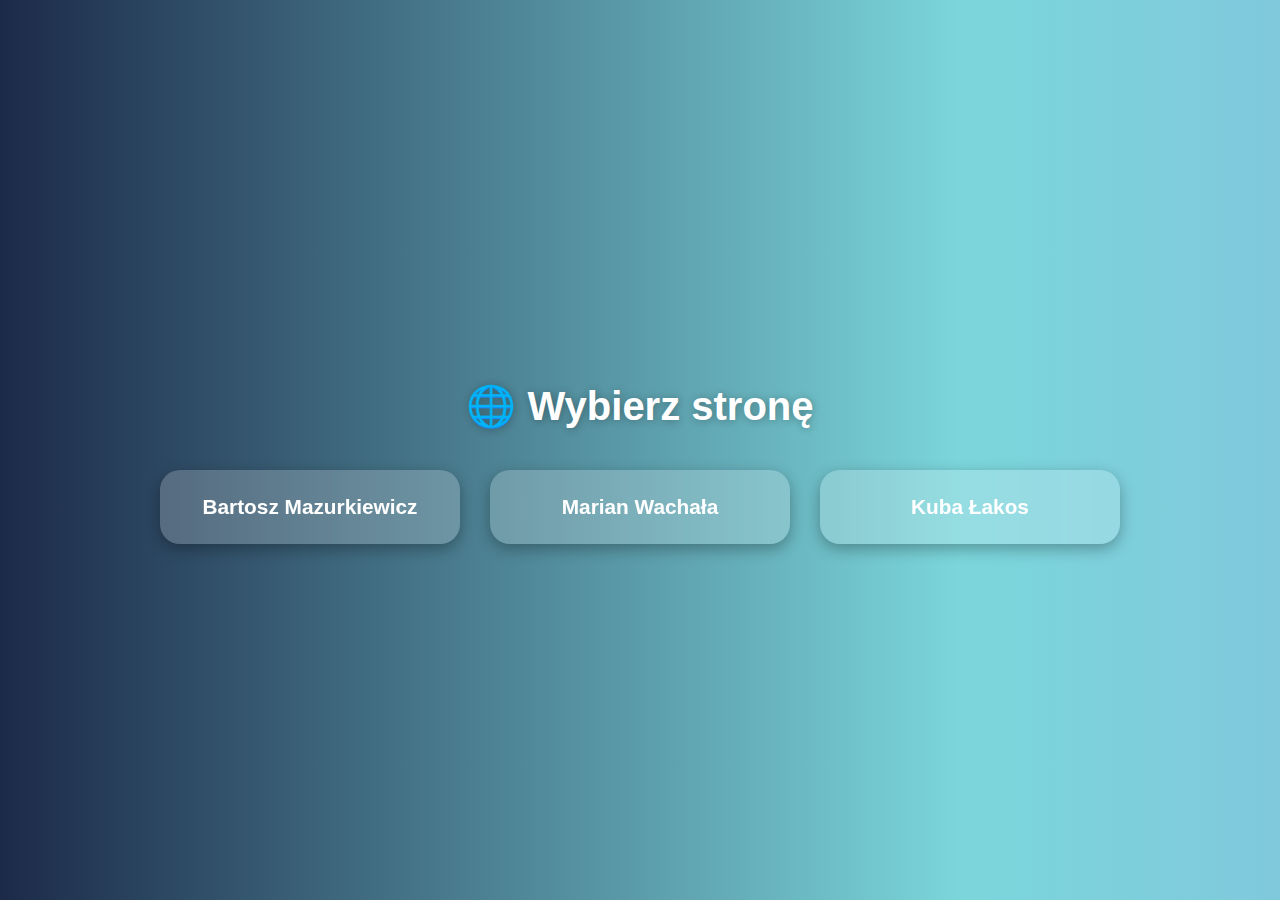
<file: index.html>
<!DOCTYPE html>
<html lang="pl">

<head>
    <meta charset="UTF-8">
    <title>Lista stron</title>
    <style>
        body {
            font-family: 'Segoe UI', Roboto, sans-serif;
            background: linear-gradient(270deg, #84d4f4, #97dff1, #89aee0, #7bd6db, #1c2a48);
            background-size: 300% 300%;
            animation: gradientBG 50s ease infinite;
            color: #333;
            display: flex;
            flex-direction: column;
            align-items: center;
            justify-content: center;
            height: 100vh;
            margin: 0;
        }

        @keyframes gradientBG {
            0% { background-position: 0% 50%; }
            50% { background-position: 100% 50%; }
            100% { background-position: 0% 50%; }
        }

        h1 {
            font-size: 2.5em;
            color: #fff;
            text-shadow: 1px 1px 8px rgba(0,0,0,0.3);
            margin-bottom: 40px;
        }

        .cards {
            display: flex;
            gap: 30px;
            flex-wrap: wrap;
            justify-content: center;
        }

        .card {
            background: rgba(255,255,255,0.2);
            padding: 25px 40px;
            border-radius: 20px;
            text-align: center;
            color: #fff;
            font-size: 1.3em;
            font-weight: bold;
            text-decoration: none;
            box-shadow: 0 5px 15px rgba(0,0,0,0.3);
            transition: transform 0.4s ease, box-shadow 0.4s ease;
            backdrop-filter: blur(10px);
            min-width: 220px;
        }

        .card:hover {
            transform: translateY(-10px) scale(1.05) rotate(-1deg);
            box-shadow: 0 10px 25px rgba(0,0,0,0.4);
            background: rgba(255,255,255,0.35);
            color: #000;
        }
    </style>
</head>

<body>
<h1>🌐 Wybierz stronę</h1>
<div class="cards">
    <a href="BartoszMazurkiewicz.html" class="card">Bartosz Mazurkiewicz</a>
    <a href="MarianWachala.html" class="card">Marian Wachała</a>
    <a href="KubaLakos.html" class="card">Kuba Łakos</a>
</div>
</body>

</html>
</file>
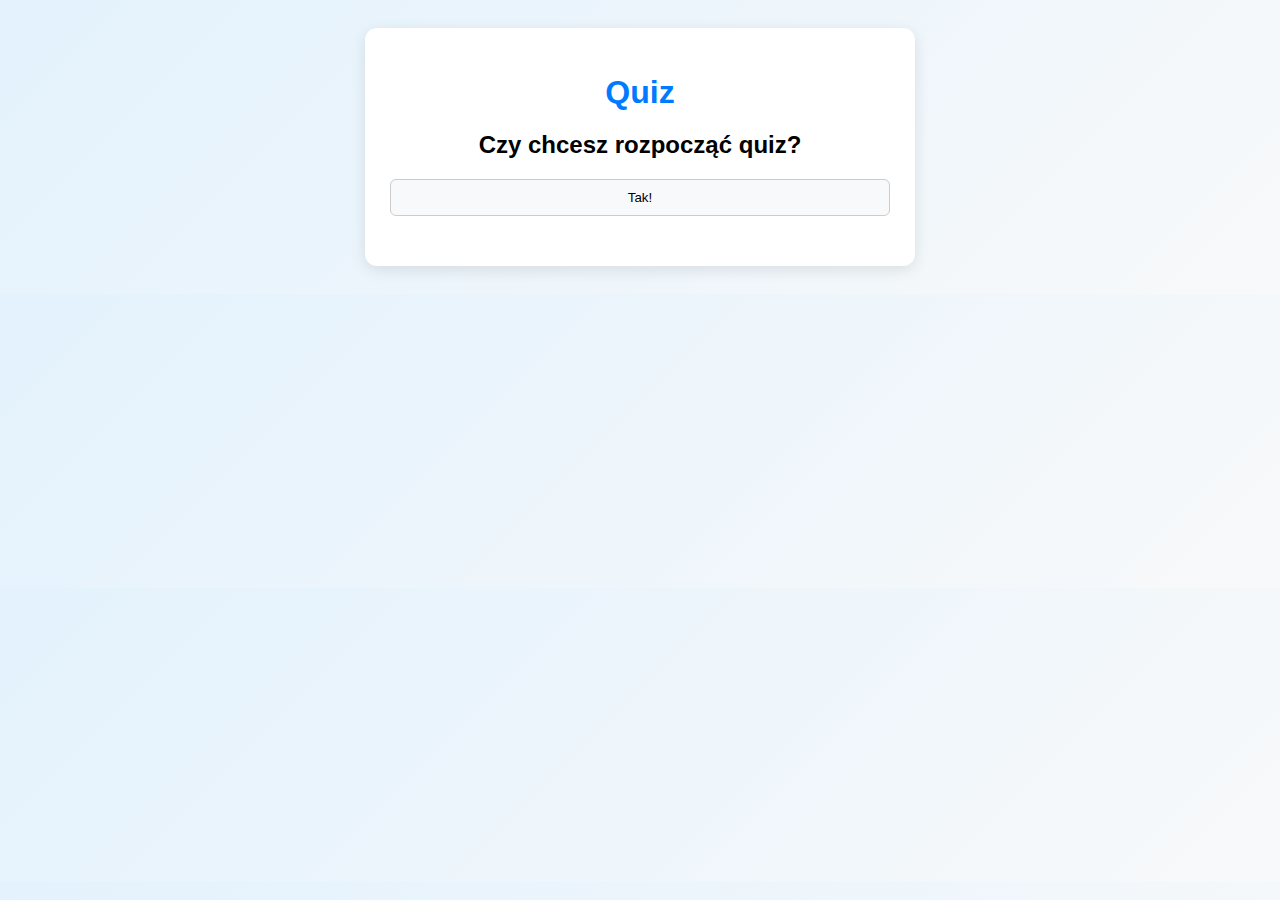
<file: Fourth_Excercise/index.html>
<!DOCTYPE html>
<html lang="pl">
<head>
    <meta charset="UTF-8">
    <title>Prosty Quiz</title>
    <style>
        body {
            font-family: Arial, sans-serif;
            background: linear-gradient(135deg, #e3f2fd, #f8f9fa);
            padding: 20px;
            display: flex;
            justify-content: center;
        }

        .quiz-container {
            background: #fff;
            padding: 25px;
            border-radius: 12px;
            box-shadow: 0 4px 15px rgba(0,0,0,0.1);
            width: 100%;
            max-width: 500px;
            text-align: center;
        }

        h1 {
            margin-bottom: 20px;
            color: #007bff;
        }

        .question {
            font-size: 18px;
            font-weight: bold;
            margin-bottom: 15px;
        }

        .progress {
            font-size: 14px;
            color: #555;
            margin-bottom: 10px;
        }

        button {
            display: block;
            width: 100%;
            margin: 6px 0;
            padding: 10px;
            border: 1px solid #ccc;
            border-radius: 6px;
            background: #f8f9fa;
            cursor: pointer;
            transition: background 0.3s, transform 0.1s;
        }

        button:hover {
            background: #e9ecef;
            transform: scale(1.02);
        }

        #result {
            margin-top: 25px;
            font-size: 20px;
            font-weight: bold;
            color: #28a745;
        }

        @media (max-width: 600px) {
            .quiz-container {
                padding: 15px;
            }
            button {
                font-size: 14px;
            }
        }
    </style>
</head>
<body>

<div class="quiz-container">
    <h1>Quiz</h1>
    <div id="quiz"></div>
    <div id="result"></div>
</div>

<script>
    const file = 'quiz.json';

    async function startQuiz() {
        const response = await fetch(file);
        const questions = await response.json();

        const quizDiv = document.getElementById('quiz');
        const resultDiv = document.getElementById('result');

        let score = 0;
        let current = 0;

        while (current < questions.length) {
            const q = questions[current];

            quizDiv.innerHTML = `
          <div class="progress">Pytanie ${current + 1} z ${questions.length}</div>
          <div class="question">${q.question}</div>
          ${q.answers.map((ans, i) => `<button data-index="${i}">${ans}</button>`).join('')}
        `;

            const userAnswer = await new Promise(resolve => {
                const buttons = document.querySelectorAll('button');
                buttons.forEach(btn => {
                    btn.addEventListener('click', () => {
                        resolve(parseInt(btn.dataset.index));
                    });
                });
            });

            if (userAnswer === q.correct) score++;
            current++;
        }

        quizDiv.innerHTML = '';
        resultDiv.textContent = `Twój wynik: ${score} / ${questions.length}`;
    }

    const quizDiv = document.getElementById('quiz');
    quizDiv.innerHTML = `
    <h2>Czy chcesz rozpocząć quiz?</h2>
    <button id="startBtn">Tak!</button>
`;

    document.getElementById('startBtn').addEventListener('click', () => {
        startQuiz();
    });
</script>

</body>
</html>
</file>
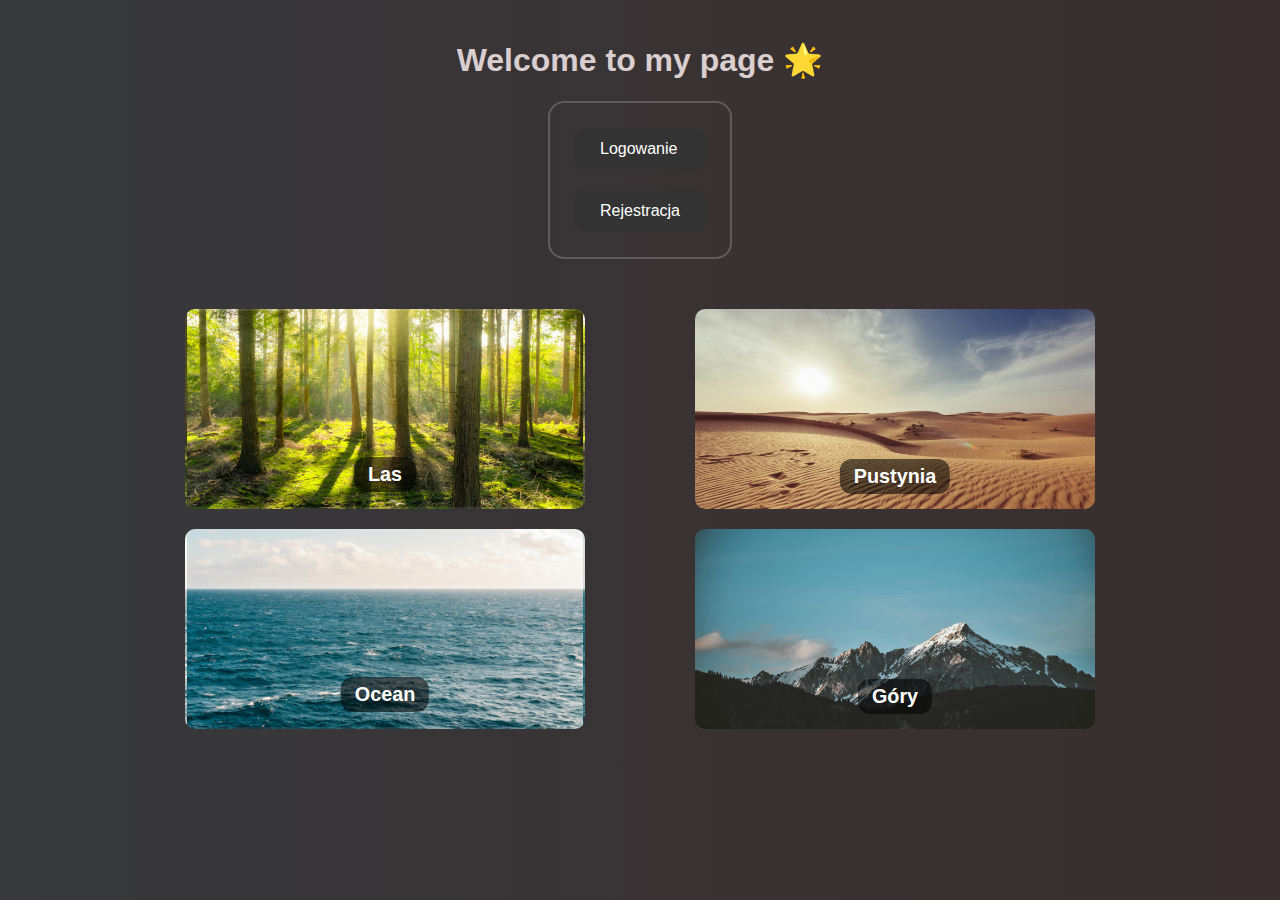
<file: Second_Excercise/index.html>
<!DOCTYPE html>
<html lang="pl">
<head>
    <meta charset="UTF-8">
    <meta name="viewport" content="width=device-width, initial-scale=1.0">
    <title>Strona z przyciskami</title>
    <link rel="stylesheet" href="css/base.css">
    <link rel="stylesheet" href="css/components.css">
    <link rel="stylesheet" href="css/animations.css">
</head>
<body>
<h1>Welcome to my page</h1>
<div class="button-container">
    <a href="#loginModal" class="open-login">Logowanie</a>
    <a href="#registerModal" class="open-login">Rejestracja</a>
</div>

<section class="grid-section">
    <div class="grid-item forest" onclick="location.href='#forestModal'">
        <span class="grid-label">Las</span>
    </div>
    <div class="grid-item desert" onclick="location.href='#desertModal'">
        <span class="grid-label">Pustynia</span>
    </div>
    <div class="grid-item ocean" onclick="location.href='#oceanModal'">
        <span class="grid-label">Ocean</span>
    </div>
    <div class="grid-item mountain" onclick="location.href='#mountainModal'">
        <span class="grid-label">Góry</span>
    </div>
</section>

<div id="forestModal" class="modal">
    <div class="modal-content">
        <a href="#" class="close">✕</a>
        <h2>Las</h2>
        <p>Klimatyczny las pełen zieleni i tajemnicy.</p>
    </div>
</div>
<div id="desertModal" class="modal">
    <div class="modal-content">
        <a href="#" class="close">✕</a>
        <h2>Pustynia</h2>
        <p>Rozległe wydmy i gorący, złoty piasek.</p>
    </div>
</div>
<div id="oceanModal" class="modal">
    <div class="modal-content">
        <a href="#" class="close">✕</a>
        <h2>Ocean</h2>
        <p>Nieskończona głębia i morska bryza.</p>
    </div>
</div>
<div id="mountainModal" class="modal">
    <div class="modal-content">
        <a href="#" class="close">✕</a>
        <h2>Góry</h2>
        <p>Potężne szczyty sięgające chmur.</p>
    </div>
</div>

<div id="loginModal" class="modal">
    <div class="modal-content">
        <a href="#" class="close">✕</a>
        <h2>Logowanie</h2>
        <form>
            <label for="username">Login:</label>
            <input type="text" id="username" name="username" placeholder="Wpisz login" required>

            <label for="password">Hasło:</label>
            <input type="password" id="password" name="password" placeholder="Wpisz hasło" required>

            <div class="checkbox-container">
                <input type="checkbox" id="remember" name="remember">
                <label for="remember">Zapamiętaj mnie</label>
            </div>

            <button type="submit">Zaloguj się</button>
        </form>
    </div>
</div>

<div id="registerModal" class="modal">
    <div class="modal-content">
        <a href="#" class="close">✕</a>
        <h2>Rejestracja</h2>
        <form>
            <label for="reg-username">Login:</label>
            <input type="text" id="reg-username" name="username" placeholder="Wybierz login" required>

            <label for="reg-email">Email:</label>
            <input type="email" id="reg-email" name="email" placeholder="Wpisz email" required>

            <label for="reg-password">Hasło:</label>
            <input type="password" id="reg-password" name="password" placeholder="Wpisz hasło" required>

            <label for="reg-password-confirm">Powtórz hasło:</label>
            <input type="password" id="reg-password-confirm" name="password-confirm" placeholder="Powtórz hasło" required>

            <div class="checkbox-container">
                <input type="checkbox" id="terms" name="terms" required>
                <label for="terms">Akceptuję regulamin</label>
            </div>

            <button type="submit">Zarejestruj się</button>
        </form>
    </div>
</div>
</body>
</html>
</file>
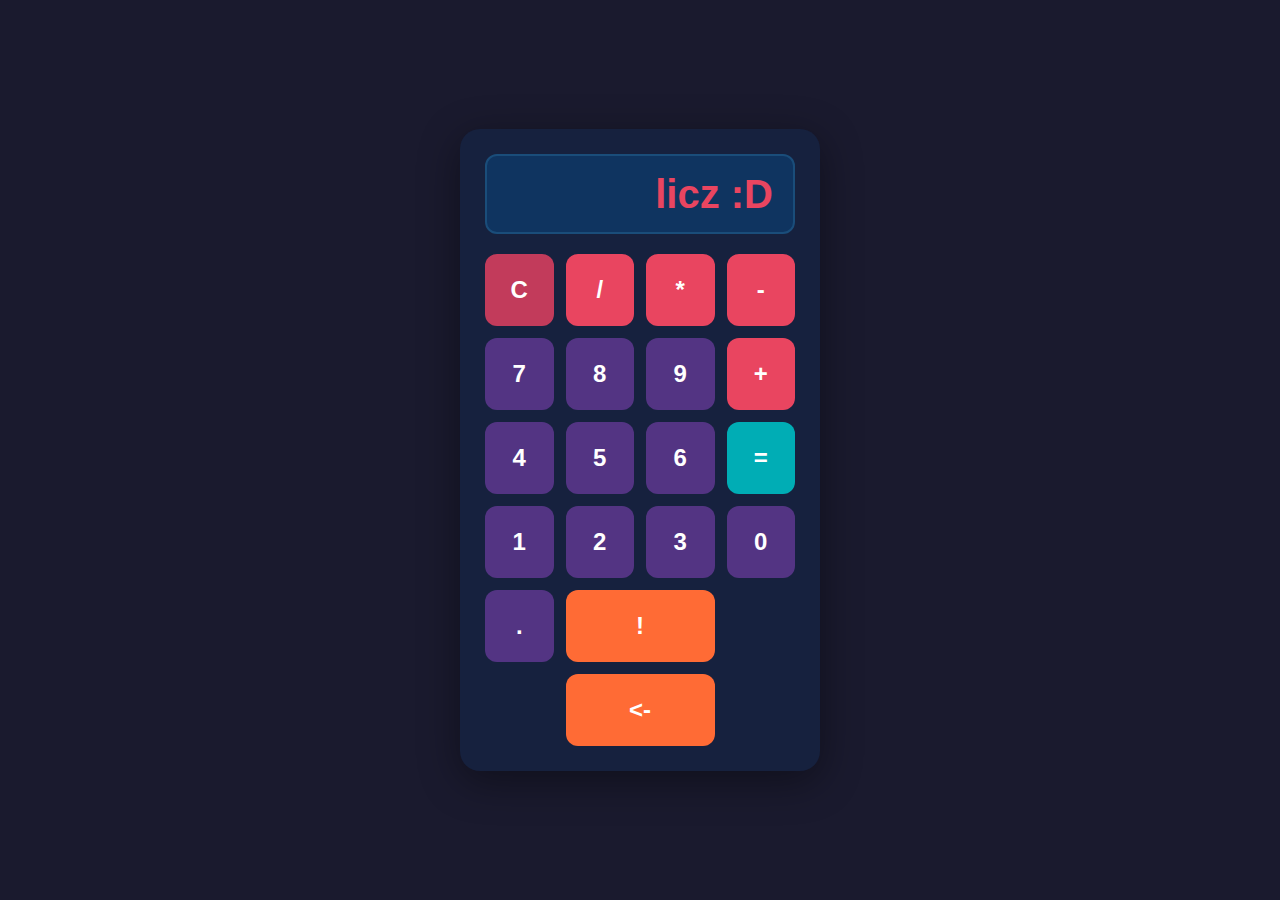
<file: Third_Excercise/index.html>
<!DOCTYPE html>
<html lang="pl">
<head>
    <meta charset="UTF-8">
    <meta name="viewport" content="width=device-width, initial-scale=1.0">
    <title>Kalkulator</title>
    <style>
        * {
            margin: 0;
            padding: 0;
            box-sizing: border-box;
        }

        body {
            font-family: -apple-system, BlinkMacSystemFont, 'Segoe UI', sans-serif;
            display: flex;
            justify-content: center;
            align-items: center;
            min-height: 100vh;
            background: #1a1a2e;
        }

        .calculator {
            background: #16213e;
            width: 360px;
            padding: 25px;
            border-radius: 20px;
            box-shadow: 0 10px 40px rgba(0, 0, 0, 0.4);
        }

        .display {
            width: 100%;
            height: 80px;
            border-radius: 12px;
            border: none;
            margin-bottom: 20px;
            font-size: 2.5rem;
            font-weight: 600;
            text-align: right;
            padding: 0 20px;
            background: #0f3460;
            color: #e94560;
            border: 2px solid #1a4d7a;
        }

        .buttons {
            display: grid;
            grid-template-columns: repeat(4, 1fr);
            gap: 12px;
        }

        .button {
            padding: 22px 0;
            font-size: 1.5rem;
            font-weight: 600;
            border: none;
            border-radius: 12px;
            cursor: pointer;
            transition: all 0.2s;
        }

        .button.number {
            background: #533483;
            color: #fff;
        }

        .button.number:hover {
            background: #6b4299;
            transform: translateY(-2px);
        }

        .button.operator {
            background: #e94560;
            color: #fff;
        }

        .button.operator:hover {
            background: #ff5577;
            transform: translateY(-2px);
        }

        .button.clear {
            background: #c23b5b;
            color: #fff;
        }

        .button.clear:hover {
            background: #d94560;
            transform: translateY(-2px);
        }

        .button.equal {
            background: #00adb5;
            color: #fff;
        }

        .button.equal:hover {
            background: #00c9d1;
            transform: translateY(-2px);
        }

        .button.factorial {
            grid-column: 2 / span 2;
            background: #ff6b35;
            color: #fff;
        }

        .button.factorial:hover {
            background: #ff7f50;
            transform: translateY(-2px);
        }

        .button:active {
            transform: translateY(0);
        }
    </style>
</head>
<body>



<div class="calculator">
    <input type="text" id="display" class="display" disabled>
    <div class="buttons">
        <button class="button clear" onclick="clearDisplay()">C</button>
        <button class="button operator" onclick="appendOperation('/')">/</button>
        <button class="button operator" onclick="appendOperation('*')">*</button>
        <button class="button operator" onclick="appendOperation('-')">-</button>

        <button class="button number" onclick="appendNumber('7')">7</button>
        <button class="button number" onclick="appendNumber('8')">8</button>
        <button class="button number" onclick="appendNumber('9')">9</button>
        <button class="button operator" onclick="appendOperation('+')">+</button>

        <button class="button number" onclick="appendNumber('4')">4</button>
        <button class="button number" onclick="appendNumber('5')">5</button>
        <button class="button number" onclick="appendNumber('6')">6</button>
        <button class="button equal" onclick="calculate()">=</button>

        <button class="button number" onclick="appendNumber('1')">1</button>
        <button class="button number" onclick="appendNumber('2')">2</button>
        <button class="button number" onclick="appendNumber('3')">3</button>
        <button class="button number" onclick="appendNumber('0')">0</button>
        <button class="button number" onclick="appendDecimal()">.</button>

        <button class="button factorial" onclick="calculateFactorial()">!</button>
        <button class="button factorial" onclick="deleteOneElement()"><-</button>

    </div>
</div>

<script>
    const display = document.getElementById('display');
    const ERROR_MSG = "Błąd";
    const INFINITY_MSG = "Infinity";
    const MAX_LENGTH = 11;
    const OPERATIONS = ['+', '-', '*', '/'];
    const WELCOME_MESSAGE = 'licz :D';

    display.value = WELCOME_MESSAGE;

    function validateScreen() {
        if (display.value === ERROR_MSG || display.value === INFINITY_MSG || display.value === WELCOME_MESSAGE) clearDisplay();
    }

    function canAppend(valueToAdd, type) {
        validateScreen();

        const lastChar = display.value.slice(-1);

        switch(type) {
            case "number":
                return display.value.length < MAX_LENGTH;
            case "operator":
                return display.value !== '' && !OPERATIONS.includes(lastChar) && display.value.length < MAX_LENGTH -1;
            case "decimal":
                let lastNumber = display.value.split(/[\+\-\*\/]/).pop();
                return !lastNumber.includes('.') && display.value.length < MAX_LENGTH -1 && !OPERATIONS.includes(lastChar);
            default:
                return false;
        }
    }

    function deleteOneElement() {
        display.value = display.value.slice(0, -1);
    }

    function appendNumber(number) {
        if(canAppend(number, "number")) {
            display.value += number;
        }
    }

    function appendOperation(operator){
        if(canAppend(operator, "operator")) {
            display.value += operator;
        } else if(OPERATIONS.includes(display.value.slice(-1))) {
            deleteOneElement();
            display.value += operator;
        }
    }

    function clearDisplay() {
        display.value = '';
    }

    function calculate() {
        try {
            if(OPERATIONS.includes(display.value.slice(-1))){
                deleteOneElement();
            }

            let result = eval(display.value).toString();

            if(result.length > MAX_LENGTH){
                result = result.slice(0, MAX_LENGTH);
            }

            display.value = result;

        } catch (error) {
            display.value = ERROR_MSG;
        }
    }


    function calculateFactorial(){
        try {
            let n = parseInt(display.value);
            if(isNaN(n) || n < 0){
                display.value = ERROR_MSG;
                return;
            }

            let result = 1;
            for (let i = 2; i <= n; i++) {
                result *= i;
            }

            display.value = result;
        }
        catch (error){
            display.value = ERROR_MSG;
        }
    }


    function appendDecimal() {
        if(canAppend('.', "decimal")) {
            if (display.value === '') {
                display.value = '0.';
            } else {
                display.value += '.';
            }
        }
    }



</script>

</body>
</html>
</file>
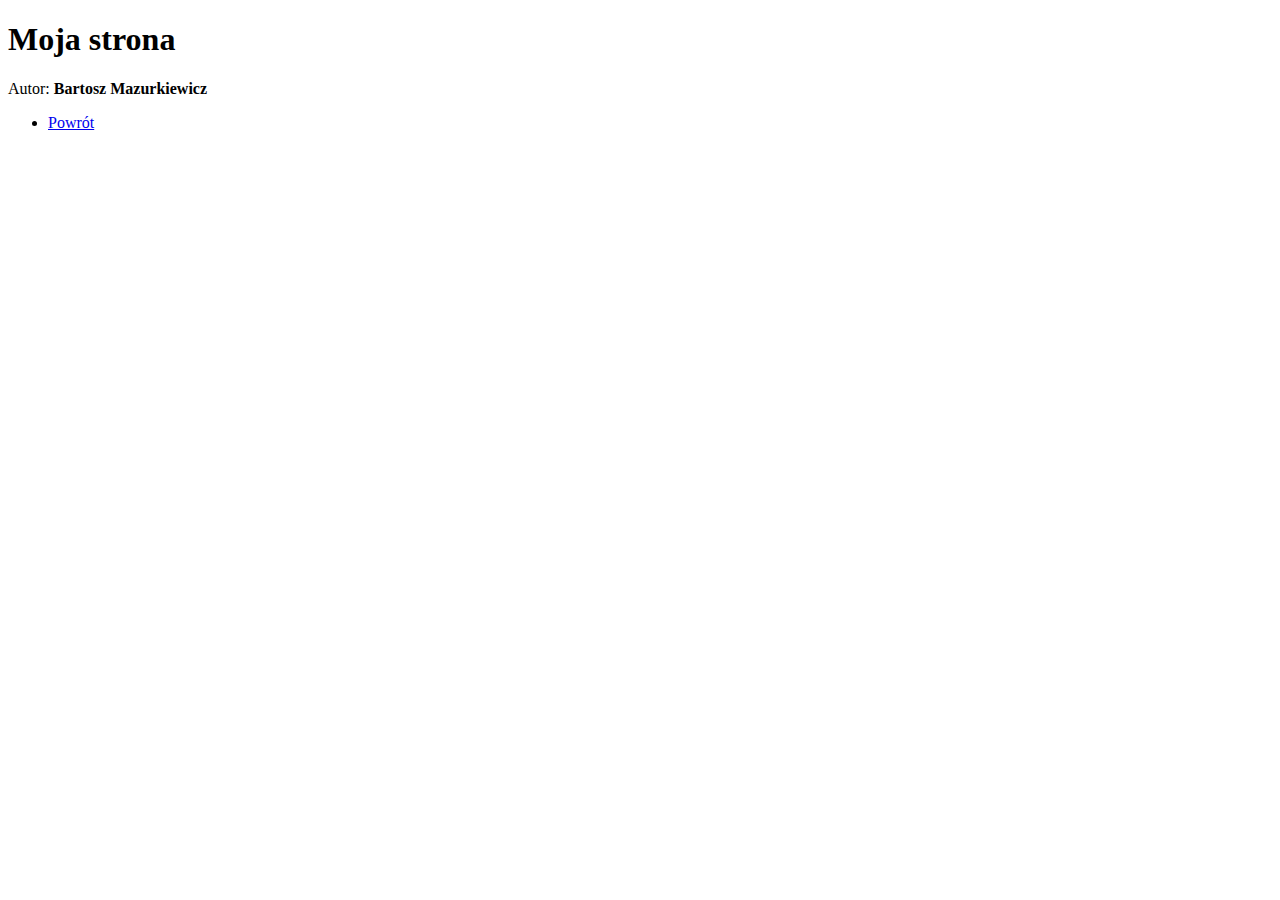
<file: BartoszMazurkiewicz.html>
<!DOCTYPE html>
<html lang="pl">
<head>
  <meta charset="UTF-8">
  <title>Lista stron</title>
</head>
<body>
<h1>Moja strona</h1>
<p>Autor: <strong>Bartosz Mazurkiewicz</strong></p>

<ul>
  <li><a href="index.html">Powrót</a></li>
</ul>
</body>
</html>
</file>
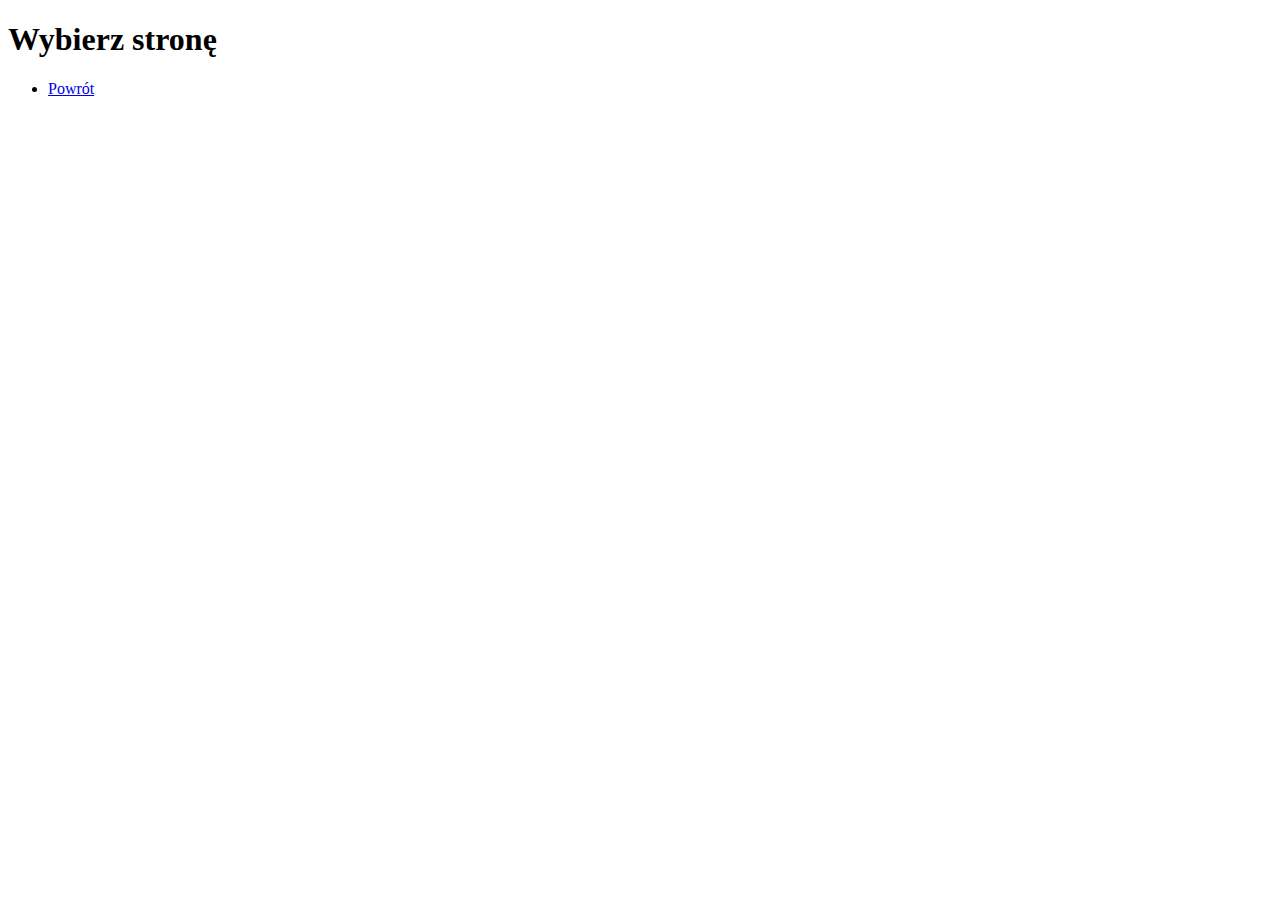
<file: KubaLakos.html>
<!DOCTYPE html>
<html lang="pl">
<head>
    <meta charset="UTF-8">
    <title>Lista stron</title>
</head>
<body>
<h1>Wybierz stronę</h1>
<ul>
    <li><a href="index.html">Powrót</a></li>
</ul>
</body>
</html>
</file>
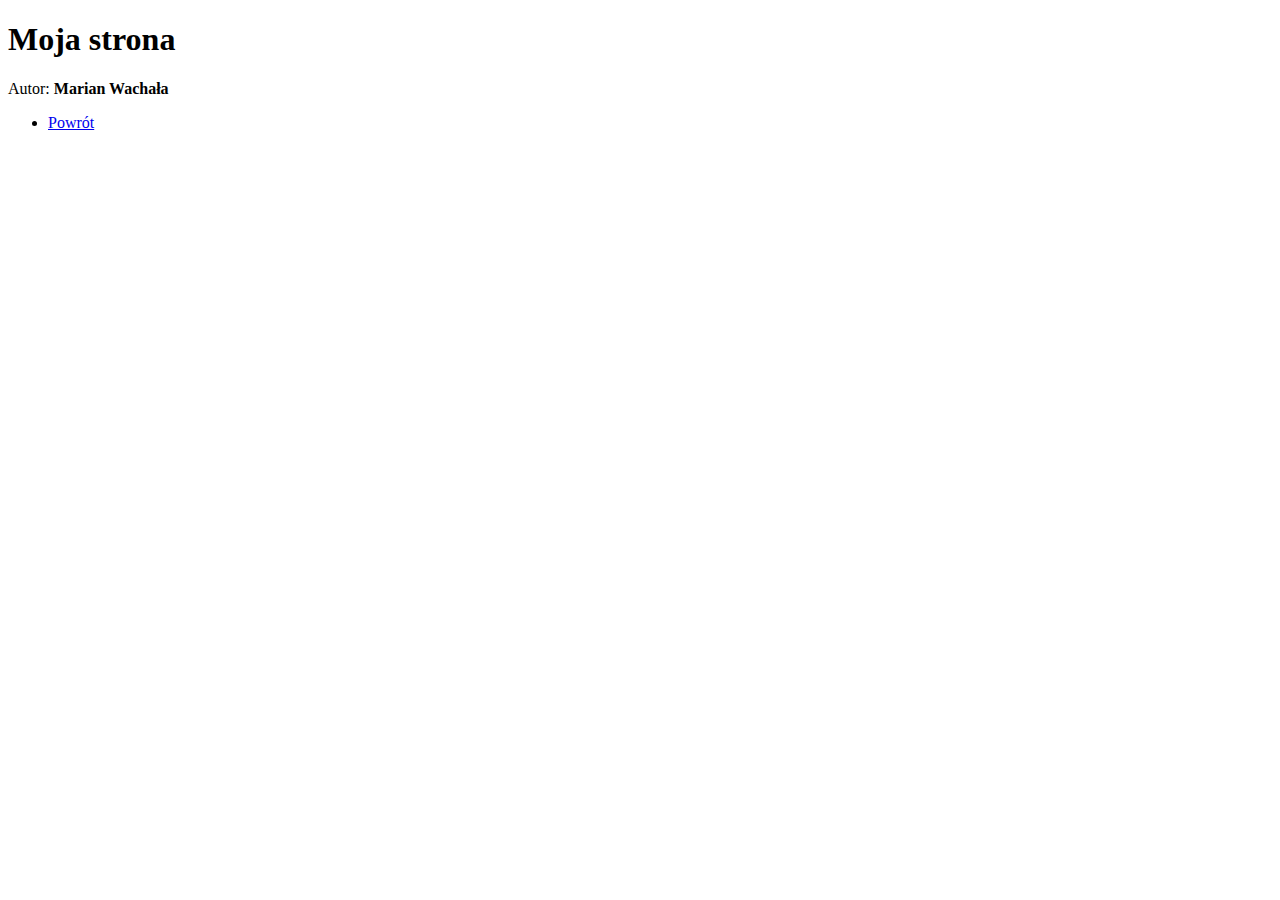
<file: MarianWachala.html>
<!DOCTYPE html>
<html lang="pl">
<head>
    <meta charset="UTF-8">
    <title>Lista stron</title>
</head>
<body>
<h1>Moja strona</h1>
<p>Autor: <strong>Marian Wachała</strong></p>

<ul>
    <li><a href="index.html">Powrót</a></li>
</ul>
</body>
</html>
</file>
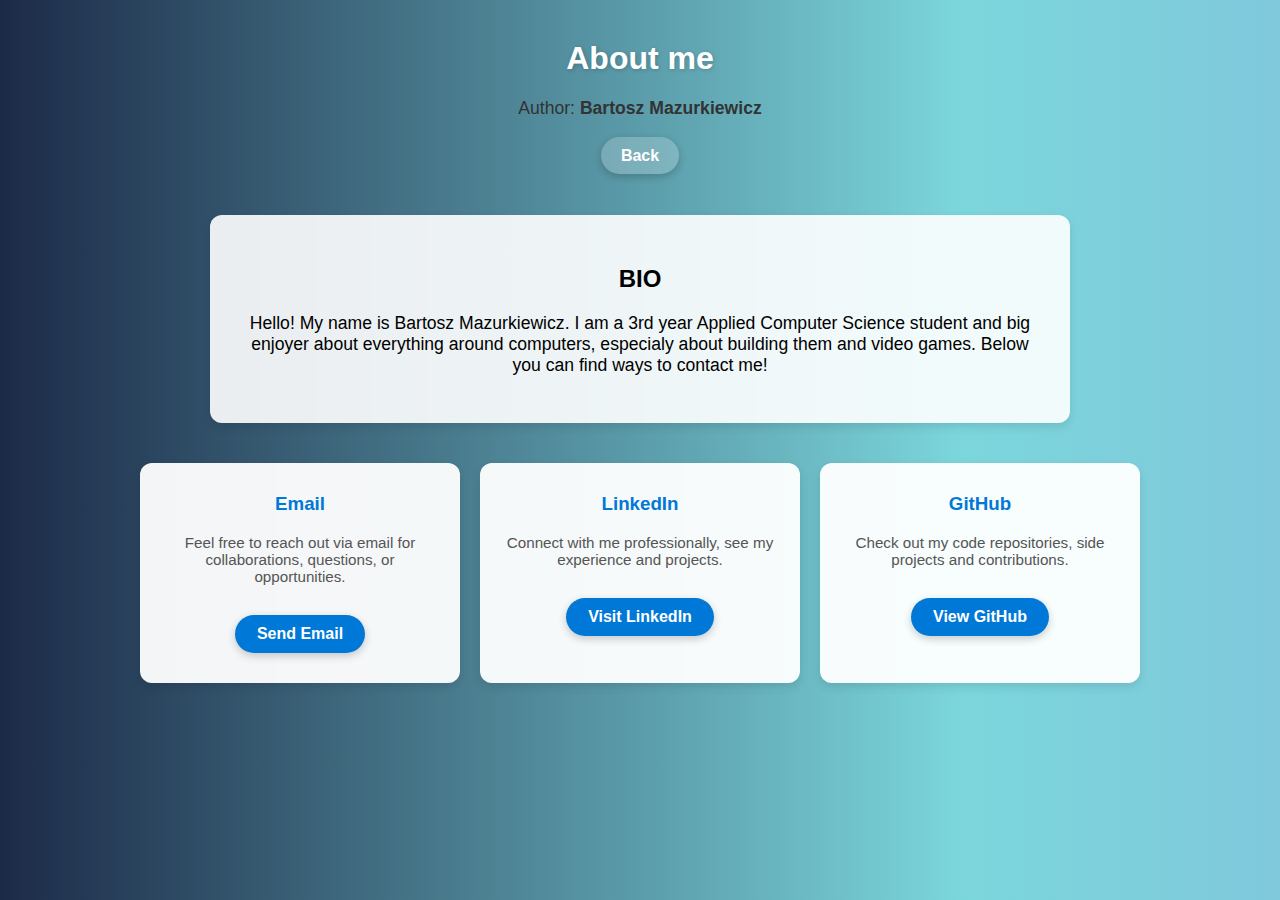
<file: First_Excercise/BartoszMazurkiewicz.html>
<!DOCTYPE html>
<html lang="en">
<head>
  <meta charset="UTF-8">
  <title>My Portfolio</title>
  <style>
    body {
      font-family: 'Segoe UI', Tahoma, Geneva, Verdana, sans-serif;
      background: linear-gradient(270deg, #84d4f4, #97dff1, #89aee0, #7bd6db, #1c2a48);
      background-size: 300% 300%;
      animation: gradientBG 50s ease infinite;
      margin: 0;
      padding: 0;
      color: #333;
    }

    @keyframes gradientBG {
      0% { background-position: 0% 50%; }
      50% { background-position: 100% 50%; }
      100% { background-position: 0% 50%; }
    }

    p {
      text-align: center;
      font-size: 1.1em;
    }

    ul {
      list-style: none;
      padding: 0;
      text-align: center;
    }

    ul li {
      display: inline-block;
      margin: 10px;
    }

    ul li a {
      text-decoration: none;
      color: #ffffff;
      background-color: rgba(255,255,255,0.2);
      padding: 10px 20px;
      border-radius: 20px;
      font-weight: bold;
      transition: all 0.3s ease;
      box-shadow: 0 3px 8px rgba(0,0,0,0.2);
    }

    ul li a:hover {
      background-color: rgba(255,255,255,0.4);
      color: #000;
      transform: scale(1.05);
      box-shadow: 0 5px 15px rgba(0,0,0,0.3);
    }

    h1 {
      text-align: center;
      margin-top: 40px;
      color: #fff;
      text-shadow: 1px 1px 4px rgba(0,0,0,0.2);
    }

    /* About Section */
    .about {
      max-width: 800px;
      margin: 40px auto;
      text-align: center;
      background-color: rgba(255, 255, 255, 0.9);
      padding: 30px;
      border-radius: 12px;
      box-shadow: 0 4px 10px rgba(0,0,0,0.1);
      color: #000;
    }

    /* Contact Section */
    .contact-section {
      display: grid;
      grid-template-columns: repeat(auto-fit, minmax(250px, 1fr));
      gap: 20px;
      max-width: 1000px;
      margin: 40px auto;
      padding: 0 20px;
    }

    .contact-card {
      background-color: rgba(255, 255, 255, 0.95);
      border-radius: 12px;
      box-shadow: 0 4px 10px rgba(0,0,0,0.1);
      overflow: hidden;
      transition: transform 0.2s ease, box-shadow 0.2s ease;
      text-align: center;
      padding: 30px 20px;
    }

    .contact-card:hover {
      transform: translateY(-5px);
      box-shadow: 0 6px 14px rgba(0,0,0,0.15);
    }

    .contact-card h3 {
      margin-top: 0;
      color: #0078D7;
    }

    .contact-card p {
      color: #555;
      font-size: 0.95em;
    }

    .contact-card a {
      display: inline-block;
      margin-top: 15px;
      text-decoration: none;
      color: #fff;
      background-color: #0078D7;
      padding: 10px 22px;
      border-radius: 25px;
      transition: all 0.3s ease;
      box-shadow: 0 3px 8px rgba(0,0,0,0.2);
      font-weight: bold;
    }

    .contact-card a:hover {
      background-color: #005ea6;
      transform: scale(1.05);
      box-shadow: 0 5px 15px rgba(0,0,0,0.3);
    }

  </style>
</head>
<body>
<h1>About me</h1>
<p>Author: <strong>Bartosz Mazurkiewicz</strong></p>

<ul>
  <li><a href="index.html">Back</a></li>
</ul>

<section class="about">
  <h2>BIO</h2>
  <p>Hello! My name is Bartosz Mazurkiewicz. I am a 3rd year Applied Computer Science student and big enjoyer about
    everything around computers, especialy about building them and video games.
    Below you can find ways to contact me!</p>
</section>

<section class="contact-section">

  <div class="contact-card">
    <h3>Email</h3>
    <p>Feel free to reach out via email for collaborations, questions, or opportunities.</p>
    <a href="mailto:bartosz.mazurkiewicz@vp.pl">Send Email</a>
  </div>

  <div class="contact-card">
    <h3>LinkedIn</h3>
    <p>Connect with me professionally, see my experience and projects.</p>
    <a href="https://www.linkedin.com/" target="_blank">Visit LinkedIn</a>
  </div>

  <div class="contact-card">
    <h3>GitHub</h3>
    <p>Check out my code repositories, side projects and contributions.</p>
    <a href="https://github.com/BartoszM66" target="_blank">View GitHub</a>
  </div>

</section>
</body>
</html>
</file>
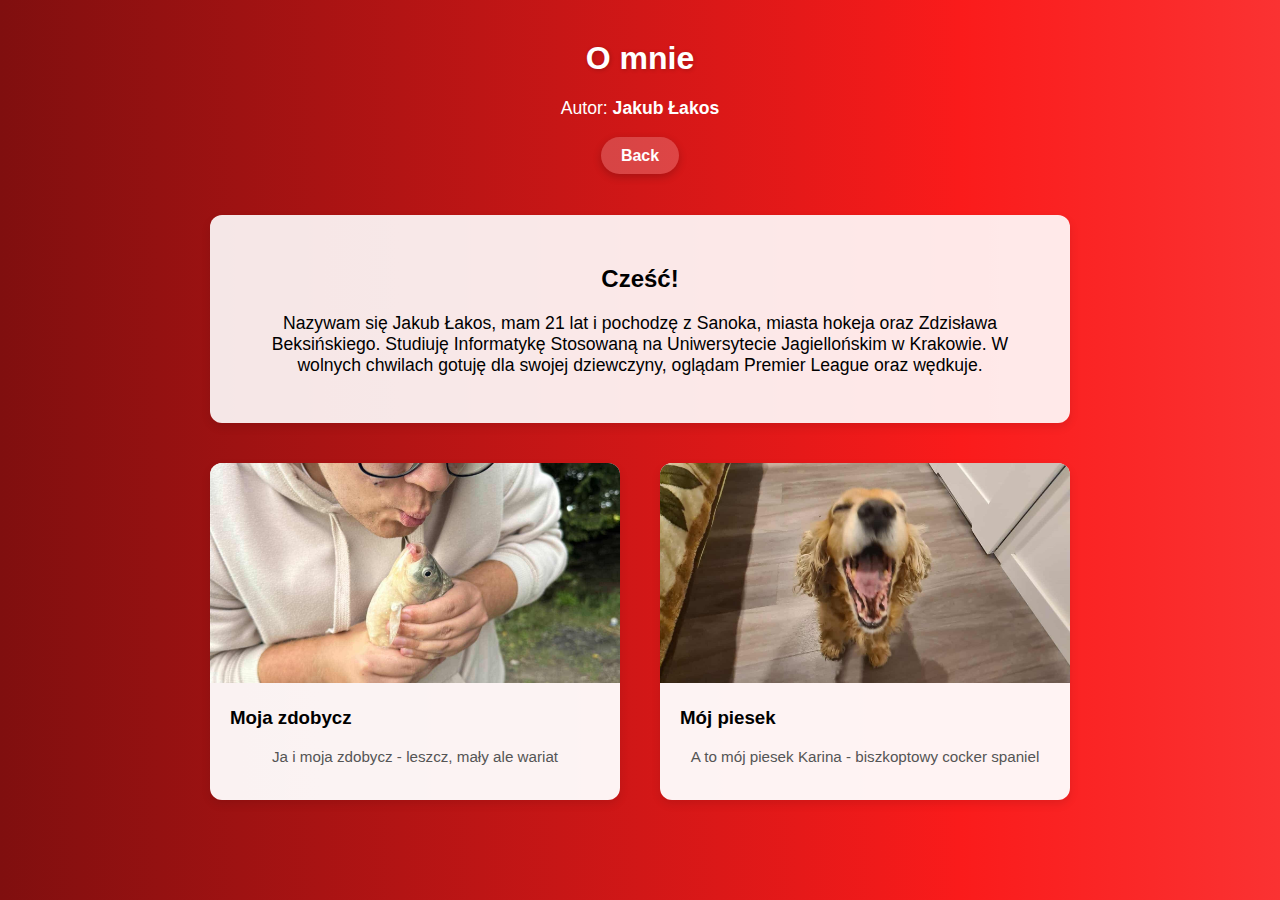
<file: First_Excercise/KubaLakos.html>
<!DOCTYPE html>
<html lang="pl">
<head>
    <meta charset="UTF-8">
    <title>Kuba - o mnie</title>
    <style>
        body {
            font-family: 'Segoe UI', Tahoma, Geneva, Verdana, sans-serif;
            background: linear-gradient(270deg, #ff9797, #fc7a7a, #fa6161, #fa1b1b, #800f0f);
            background-size: 300% 300%;
            animation: gradientBG 50s ease infinite;
            margin: 0;
            padding: 0;
            color: #333;
        }

        @keyframes gradientBG {
            0% { background-position: 0% 50%; }
            50% { background-position: 100% 50%; }
            100% { background-position: 0% 50%; }
        }

        p {
            text-align: center;
            font-size: 1.1em;
        }

        p.author {
            color: white;
        }

        p.photos { 
            text-align: left;
        }

        ul {
            list-style: none;
            padding: 0;
            text-align: center;
        }

        ul li {
            display: inline-block;
            margin: 10px;
        }

        ul li a {
            text-decoration: none;
            color: white;
            background-color: rgba(255,255,255,0.2);
            padding: 10px 20px;
            border-radius: 20px;
            font-weight: bold;
            transition: all 0.3s ease;
            box-shadow: 0 3px 8px rgba(0,0,0,0.2);
        }

        ul li a:hover {
            background-color: rgba(255,255,255,0.4);
            color: #000;
            transform: scale(1.05);
            box-shadow: 0 5px 15px rgba(0,0,0,0.3);
        }

        /* About Section */
        .about {
            max-width: 800px;
            margin: 40px auto;
            text-align: center;
            background-color: rgba(255, 255, 255, 0.9);
            padding: 30px;
            border-radius: 12px;
            box-shadow: 0 4px 10px rgba(0,0,0,0.1);
            color: #000;
        }

        /* photos Section */
        .photos {
            display: grid;
            grid-template-columns: repeat(auto-fit, minmax(250px, 1fr));
            gap: 40px;
            max-width: 860px;
            margin: 40px auto;
            padding: 0 10px;
        }

        .card {
            background-color: rgba(255, 255, 255, 0.95);
            border-radius: 12px;
            box-shadow: 0 4px 10px rgba(0,0,0,0.1);
            overflow: hidden;
            transition: transform 0.2s ease, box-shadow 0.2s ease;
        }

        .card img {
            width: 100%;
            height: 220px;
            object-fit: cover;
        }

        .card .content {
            padding: 20px;
        }

        h1 {
            text-align: center;
            margin-top: 40px;
            color: #fff;
            text-shadow: 1px 1px 4px rgba(0,0,0,0.2);
        }


        .card h3 {
            margin-top: 0;
            color: #000000;
        }

        .card p {
            font-size: 0.95em;
            color: #555;
        }
    </style>
</head>
<body>
<h1>O mnie</h1>
<p class="author">Autor: <b>Jakub Łakos</b></p>

<ul>
    <li><a href="index.html">Back</a></li>
</ul>

<section class="about">
    <h2>Cześć!</h2>
    <p>Nazywam się Jakub Łakos, mam 21 lat i pochodzę z Sanoka, miasta hokeja oraz Zdzisława Beksińskiego. Studiuję Informatykę Stosowaną na Uniwersytecie Jagiellońskim w Krakowie. W wolnych chwilach gotuję dla swojej dziewczyny, oglądam Premier League oraz wędkuje.</p>
</section>

<section class="photos">

        <div class="card">
            <img src="ryba.jpg" alt="Ja z rybą">
            <div class="content">
                <h3>Moja zdobycz</h3>
                <p class="photo">Ja i moja zdobycz - leszcz, mały ale wariat</p>
            </div>
        </div>

        <div class="card">
            <img src="karina.jpg" alt="Mój pies karina">
            <div class="content">
                <h3>Mój piesek</h3>
                <p class="photo">A to mój piesek Karina - biszkoptowy cocker spaniel</p>
            </div>
        </div>

</section>
</body>
</html>
</file>
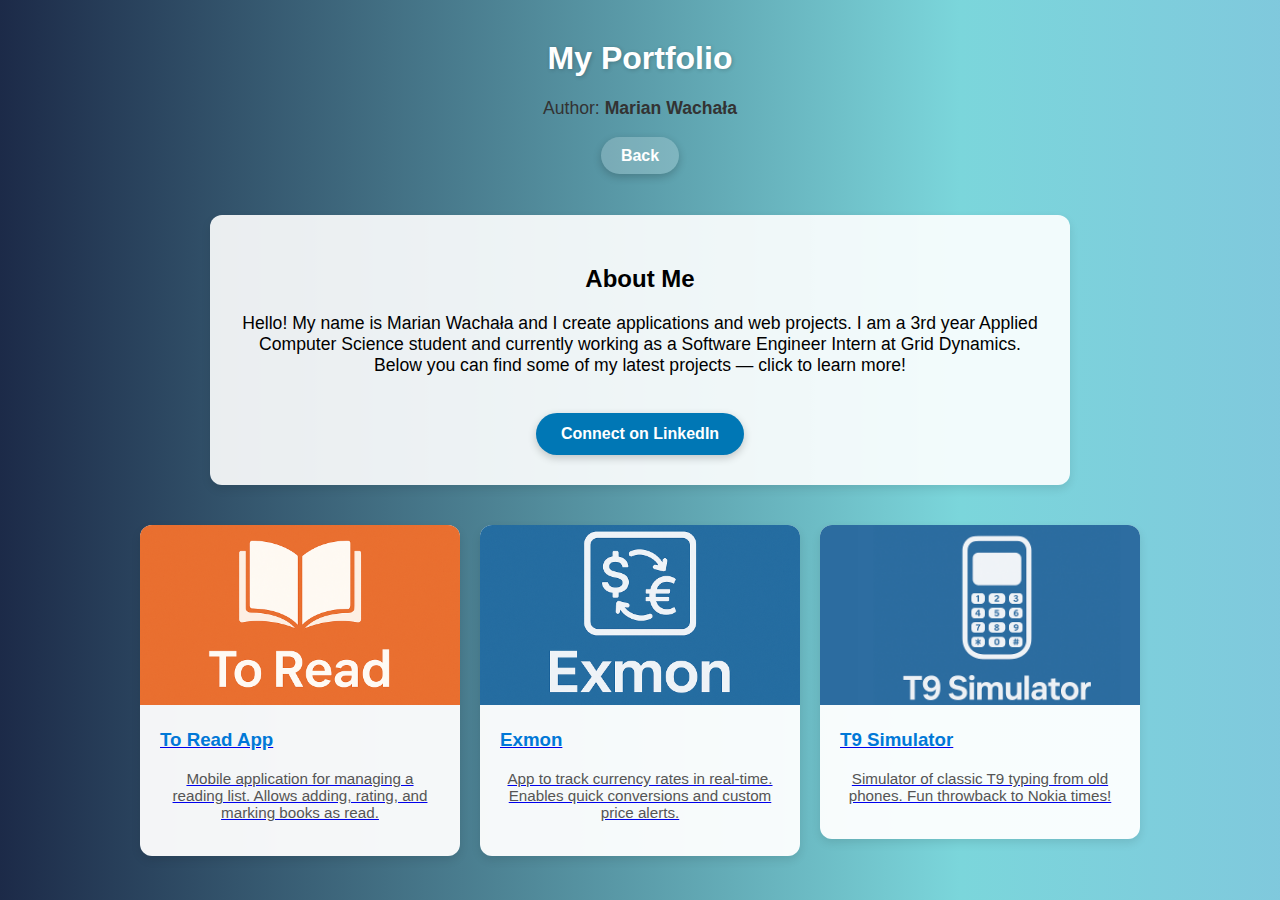
<file: First_Excercise/MarianWachala.html>
<!DOCTYPE html>
<html lang="en">
<head>
    <meta charset="UTF-8">
    <title>My Portfolio</title>
    <style>
        body {
            font-family: 'Segoe UI', Tahoma, Geneva, Verdana, sans-serif;
            background: linear-gradient(270deg, #84d4f4, #97dff1, #89aee0, #7bd6db, #1c2a48);
            background-size: 300% 300%;
            animation: gradientBG 50s ease infinite;
            margin: 0;
            padding: 0;
            color: #333;
        }

        @keyframes gradientBG {
            0% { background-position: 0% 50%; }
            50% { background-position: 100% 50%; }
            100% { background-position: 0% 50%; }
        }



        p {
            text-align: center;
            font-size: 1.1em;
        }

        ul {
            list-style: none;
            padding: 0;
            text-align: center;
        }

        ul li {
            display: inline-block;
            margin: 10px;
        }

        ul li a {
            text-decoration: none;
            color: #ffffff;
            background-color: rgba(255,255,255,0.2);
            padding: 10px 20px;
            border-radius: 20px;
            font-weight: bold;
            transition: all 0.3s ease;
            box-shadow: 0 3px 8px rgba(0,0,0,0.2);
        }

        ul li a:hover {
            background-color: rgba(255,255,255,0.4);
            color: #000;
            transform: scale(1.05);
            box-shadow: 0 5px 15px rgba(0,0,0,0.3);
        }

        .about {
            max-width: 800px;
            margin: 40px auto;
            text-align: center;
            background-color: rgba(255, 255, 255, 0.9);
            padding: 30px;
            border-radius: 12px;
            box-shadow: 0 4px 10px rgba(0,0,0,0.1);
            color: #000;
        }

        .linkedin-btn {
            display: inline-block;
            margin-top: 20px;
            text-decoration: none;
            color: #fff;
            background-color: #0077B5;
            padding: 12px 25px;
            border-radius: 25px;
            font-weight: bold;
            transition: all 0.3s ease;
            box-shadow: 0 3px 8px rgba(0,0,0,0.2);
        }

        .linkedin-btn:hover {
            background-color: #005582;
            transform: scale(1.05);
            box-shadow: 0 5px 15px rgba(0,0,0,0.3);
        }

        .projects {
            display: grid;
            grid-template-columns: repeat(auto-fit, minmax(250px, 1fr));
            gap: 20px;
            max-width: 1000px;
            margin: 40px auto;
            padding: 0 20px;
        }

        .card {
            background-color: rgba(255, 255, 255, 0.95);
            border-radius: 12px;
            box-shadow: 0 4px 10px rgba(0,0,0,0.1);
            overflow: hidden;
            transition: transform 0.2s ease, box-shadow 0.2s ease;
        }

        .card:hover {
            transform: translateY(-5px);
            box-shadow: 0 6px 14px rgba(0,0,0,0.15);
        }

        .card img {
            width: 100%;
            height: 180px;
            object-fit: cover;
        }

        .card .content {
            padding: 20px;
        }

        h1 {
            text-align: center;
            margin-top: 40px;
            color: #fff;
            text-shadow: 1px 1px 4px rgba(0,0,0,0.2);
        }


        .card h3 {
            margin-top: 0;
            color: #0078D7;
        }

        .card p {
            font-size: 0.95em;
            color: #555;
        }
    </style>
</head>
<body>
<h1>My Portfolio</h1>
<p>Author: <strong>Marian Wachała</strong></p>

<ul>
    <li><a href="index.html">Back</a></li>
</ul>

<section class="about">
    <h2>About Me</h2>
    <p>Hello! My name is Marian Wachała and I create applications and web projects.
        I am a 3rd year Applied Computer Science student and currently working as a Software Engineer Intern at Grid Dynamics.
        Below you can find some of my latest projects — click to learn more!</p>

    <a href="https://www.linkedin.com/in/marian-wachala" class="linkedin-btn" target="_blank">Connect on LinkedIn</a>
</section>

<section class="projects">

    <a href="https://github.com/Maniekw12/ToReadApp" class="card-link">
        <div class="card">
            <img src="to-read.png" alt="To Read App">
            <div class="content">
                <h3>To Read App</h3>
                <p>Mobile application for managing a reading list.
                    Allows adding, rating, and marking books as read.</p>
            </div>
        </div>
    </a>

    <a href="https://github.com/Maniekw12/ExMon" class="card-link">
        <div class="card">
            <img src="exmon.png" alt="Exmon - currency app">
            <div class="content">
                <h3>Exmon</h3>
                <p>App to track currency rates in real-time.
                    Enables quick conversions and custom price alerts.</p>
            </div>
        </div>
    </a>

    <a href="https://github.com/Maniekw12/T9-system" class="card-link">
        <div class="card">
            <img src="t9-simulator.png" alt="T9 Simulator">
            <div class="content">
                <h3>T9 Simulator</h3>
                <p>Simulator of classic T9 typing from old phones.
                    Fun throwback to Nokia times!</p>
            </div>
        </div>
    </a>

</section>
</body>
</html>
</file>
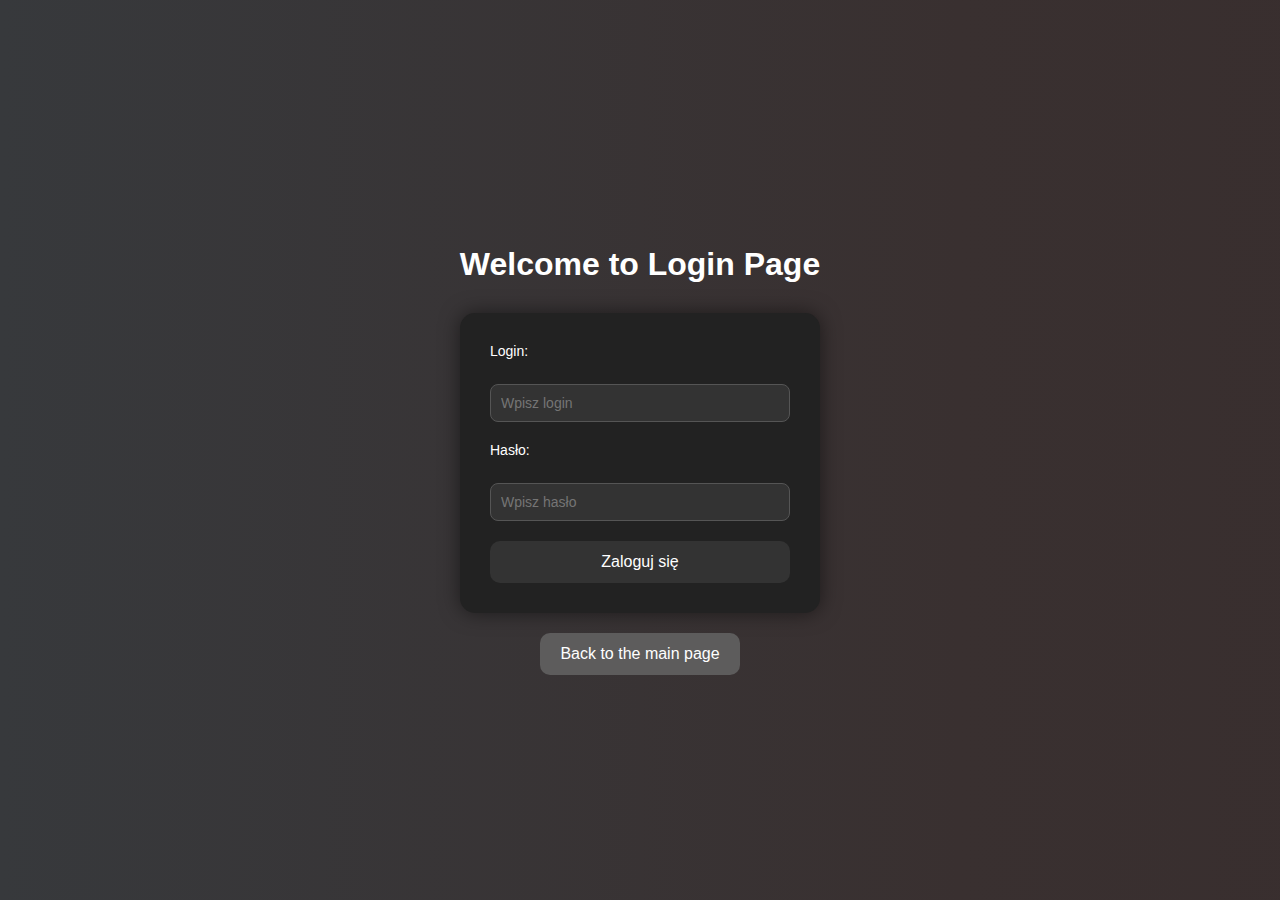
<file: Second_Excercise/logowanie.html>
<!DOCTYPE html>
<html lang="pl">
<head>
    <meta charset="UTF-8">
    <meta name="viewport" content="width=device-width, initial-scale=1.0">
    <title>Strona Logowania</title>
    <style>
        body {
            margin: 0;
            height: 100vh;
            display: flex;
            justify-content: center;
            align-items: center;
            flex-direction: column;
            background: linear-gradient(270deg, #18191a, #1b1b1b, #382c2c, #393030, #37393c);
            background-size: 300% 300%;
            animation: gradientBG 4s ease infinite;
            color: white;
            font-family: Arial, sans-serif;
        }

        @keyframes gradientBG {
            0% { background-position: 0% 50%; }
            50% { background-position: 100% 50%; }
            100% { background-position: 0% 50%; }
        }

        h1 {
            text-align: center;
            font-size: 2em;
            margin-bottom: 30px;
        }

        form {
            display: flex;
            flex-direction: column;
            gap: 20px;
            background-color: #222;
            padding: 30px;
            border-radius: 15px;
            width: 300px;
            box-shadow: 0 0 20px rgba(0,0,0,0.5);
        }

        label {
            font-size: 14px;
            margin-bottom: 5px;
        }

        input[type="text"],
        input[type="password"] {
            padding: 10px;
            border-radius: 8px;
            border: 1px solid #555;
            background-color: #333;
            color: white;
            font-size: 14px;
        }

        input[type="text"]:focus,
        input[type="password"]:focus {
            outline: none;
            border-color: #ffcc00;
            transform: scale(1.02);
            transition: 0.2s;
        }

        button {
            padding: 12px;
            border: none;
            border-radius: 10px;
            background-color: #333;
            color: white;
            font-size: 16px;
            cursor: pointer;
            transition: background-color 0.3s, transform 0.2s;
        }

        button:hover {
            background-color: #555;
            transform: scale(1.05);
        }

        .back_button_bg {
            margin-top: 20px;
        }

        .back_button {
            padding: 12px 20px;
            border: #474545;
            border-radius: 10px;
            background-color: #5d5c5c;
            color: white;
            font-size: 16px;
            cursor: pointer;
            transition: background-color 0.3s, transform 0.2s, box-shadow 0.2s;
        }
        .back_button:hover {
            background-color: #555;
            transform: scale(1.05);
            box-shadow: 0 0 10px #ffcc00;
        }


    </style>
</head>
<body>
<h1>Welcome to Login Page</h1>

<form action="logowanie.html" method="post">
    <label for="username">Login:</label>
    <input type="text" id="username" name="username" placeholder="Wpisz login" required>

    <label for="password">Hasło:</label>
    <input type="password" id="password" name="password" placeholder="Wpisz hasło" required>

    <button type="submit">Zaloguj się</button>
</form>

<div class="back_button_bg">
    <button class="back_button" onclick="window.location.href='Main_page.html'">Back to the main page</button>
</div>

</body>
</html>
</file>
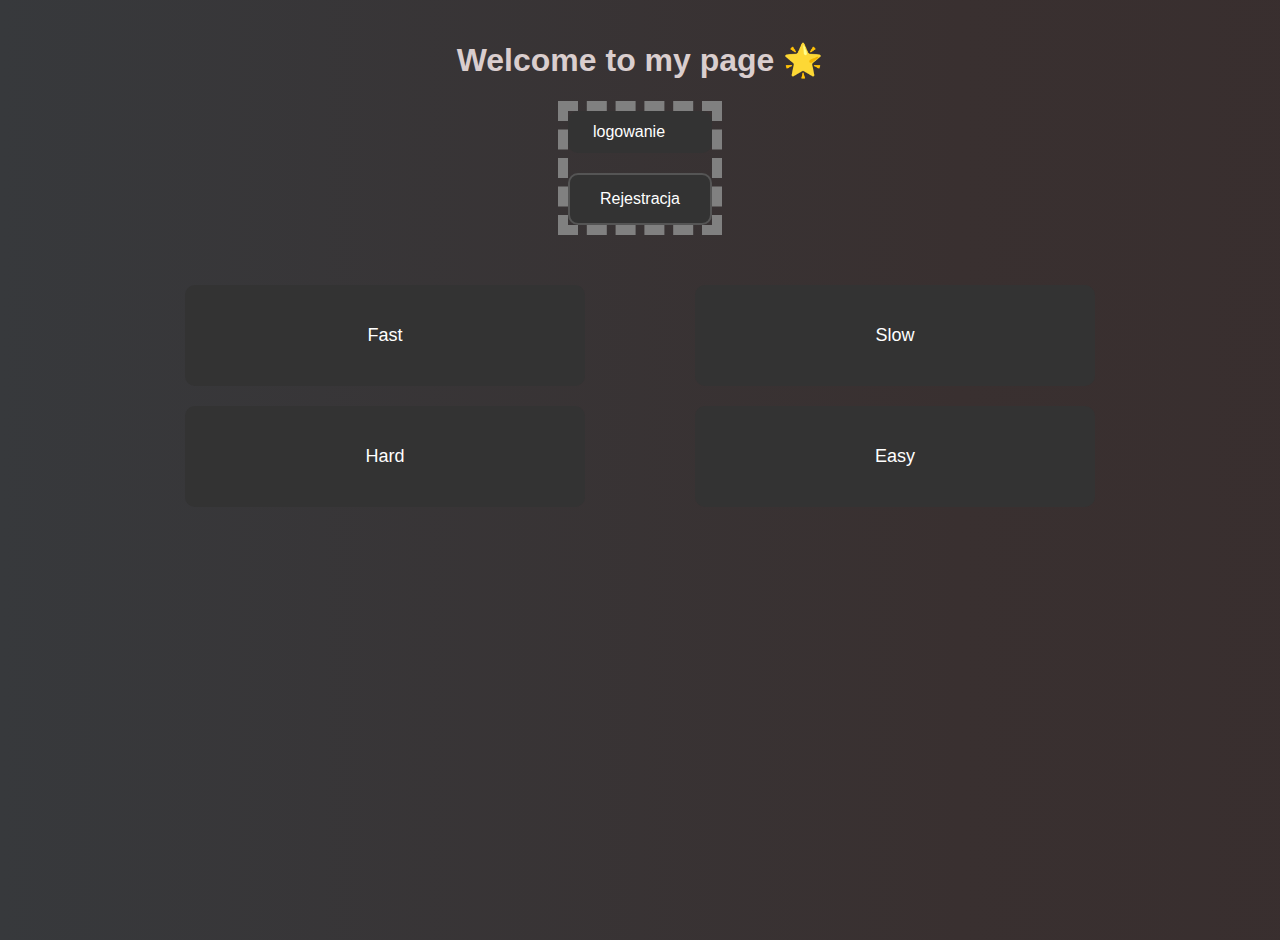
<file: Second_Excercise/Main_page.html>
<!DOCTYPE html>
<html lang="pl">
<head>
    <meta charset="UTF-8">
    <meta name="viewport" content="width=device-width, initial-scale=1.0">
    <title>Strona z przyciskami</title>
    <style>
        h1 {
            text-align: center;
            font-size: 2em;
        }
        h1::after {
            content: " 🌟";
        }
        body {
            font-family: 'Segoe UI', Tahoma, Geneva, Verdana, sans-serif;
            background: linear-gradient(270deg, #18191a, #1b1b1b, #382c2c, #393030, #37393c);
            background-size: 300% 300%;
            animation: gradientBG 4s ease infinite;
            margin: 0;
            padding: 0;
            color: #dacece;
        }

        @keyframes gradientBG {
            0% { background-position: 0% 50%; }
            50% { background-position: 100% 50%; }
            100% { background-position: 0% 50%; }
        }

        body {
            min-height: 100vh;
            display: flex;
            flex-direction: column;
            align-items: center;
            justify-content: flex-start; /* nie wyśrodkowuj w pionie */
            padding: 20px 0; /* trochę przestrzeni u góry i dołu */
        }


        .button-container {
            display: flex;
            flex-direction: column;
            gap: 20px;
        }

        .button {
            background-color: #333;
            color: white;
            padding: 15px 30px;
            border: 2px solid #555;
            font-size: 16px;
            cursor: pointer;
            border-radius: 10px;
            transition: background-color 0.3s;
        }

        .button:hover {
            background-color: #555;
        }


        .grid-section {
            display: grid;
            grid-template-columns: repeat(2, 1fr);
            gap: 20px;
            margin-top: 50px;
            width: 90%;
            max-width: 1000px;
            justify-items: center;
            justify-content: center;
            align-items: center;
        }

        .grid-item {
            background-color: #333;
            color: white;
            text-align: center;
            width: 400px;
            padding: 40px 0;
            border-radius: 10px;
            font-size: 18px;
            transition: transform 0.3s, background-color 0.3s;
            cursor: pointer;
        }


        .grid-item:hover {
            transform: scale(1.05);
            background-color: #555;
        }



        h1 + .button-container {
            border-top: 10px dashed gray;
            border-bottom: 10px dashed gray;
            border-right: 10px dashed gray;
            border-left: 10px dashed gray;
        }

        @media (max-width: 768px) {
            .grid-section {
                grid-template-columns: 1fr;
                gap: 15px;
            }

            .button-container {
                gap: 15px;
                padding: 0 20px;
            }

            .grid-item {
                padding: 30px 0;
                font-size: 16px;
            }

            h1 {
                font-size: 1.5em;
            }
        }

        /* --- MODAL (formularz) --- */
        .modal {
            position: fixed;
            inset: 0;
            background: rgba(0, 0, 0, 0.8);
            display: none;
            align-items: center;
            justify-content: center;
            z-index: 1000;
        }

        .modal:target {
            display: flex;
        }

        .modal-content {
            background: #222;
            padding: 30px;
            border-radius: 15px;
            width: 90%;
            max-width: 400px;
            box-shadow: 0 0 20px rgba(255,255,255,0.3);
            color: #b4b5c2;
            position: relative;
        }

        .modal-content h2 {
            text-align: center;
            margin-bottom: 20px;
        }

        .modal-content label {
            display: block;
            margin-top: 10px;
        }

        .modal-content input {
            width: 100%;
            padding: 10px;
            border-radius: 8px;
            border: 1px solid #555;
            background-color: #333;
            color: white;
            margin-top: 5px;
        }

        .modal-content button {
            margin-top: 20px;
            width: 100%;
            padding: 12px;
            border: none;
            border-radius: 10px;
            background-color: #333;
            color: white;
            font-size: 16px;
            cursor: pointer;
            transition: background-color 0.3s;
        }

        .modal-content button:hover {
            background-color: #555;
        }

        .close {
            position: absolute;
            top: 10px;
            right: 14px;
            color: white;
            font-size: 22px;
            text-decoration: none;
        }

        .checkbox-container {
            display: flex;
            align-items: center;
            margin-top: 10px;
            font-size: 0.9em;
            gap: 8px;
        }

        .checkbox-container label {
            margin: 0;
        }

        .modal-content input[type="text"],
        .modal-content input[type="password"] {
            width: 100%;
            padding: 10px;
            border-radius: 8px;
            border: 1px solid #555;
            background-color: #333;
            color: white;
            margin-top: 5px;
        }

        .modal-content input[type="checkbox"] {
            width: auto;
            margin: 0;
        }


        /* Przycisk otwierający modal (do testu) */
        .open-login {
            text-decoration: none;
            color: #fff;
            background: #333;
            padding: 12px 25px;
            border-radius: 10px;
            transition: background 0.3s;
        }
        .open-login:hover {
            background: #555;
        }

    </style>
</head>
<body>
<h1>Welcome to my page</h1>
<div class="button-container">
    <a href="#loginModal" class="open-login">logowanie</a>
    <button class="button" onclick="window.location.href='rejestracja.html'">Rejestracja</button>
</div>


<div class="grid-section">
    <div class="grid-item">Fast</div>
    <div class="grid-item">Slow</div>
    <div class="grid-item">Hard</div>
    <div class="grid-item">Easy</div>
</div>


<!-- MODAL z formularzem -->
<div id="loginModal" class="modal">
    <div class="modal-content">
        <a href="#" class="close">✕</a>
        <h2>Logowanie</h2>
        <form>
            <label for="username">Login:</label>
            <input type="text" id="username" name="username" placeholder="Wpisz login" required>

            <label for="password">Hasło:</label>
            <input type="password" id="password" name="password" placeholder="Wpisz hasło" required>

            <div class="checkbox-container">
                <input type="checkbox" id="remember" name="remember">
                <label for="remember">Zapamiętaj mnie</label>
            </div>

            <button type="submit">Zaloguj się</button>
        </form>
    </div>
</div>


</body>
</html>
</file>
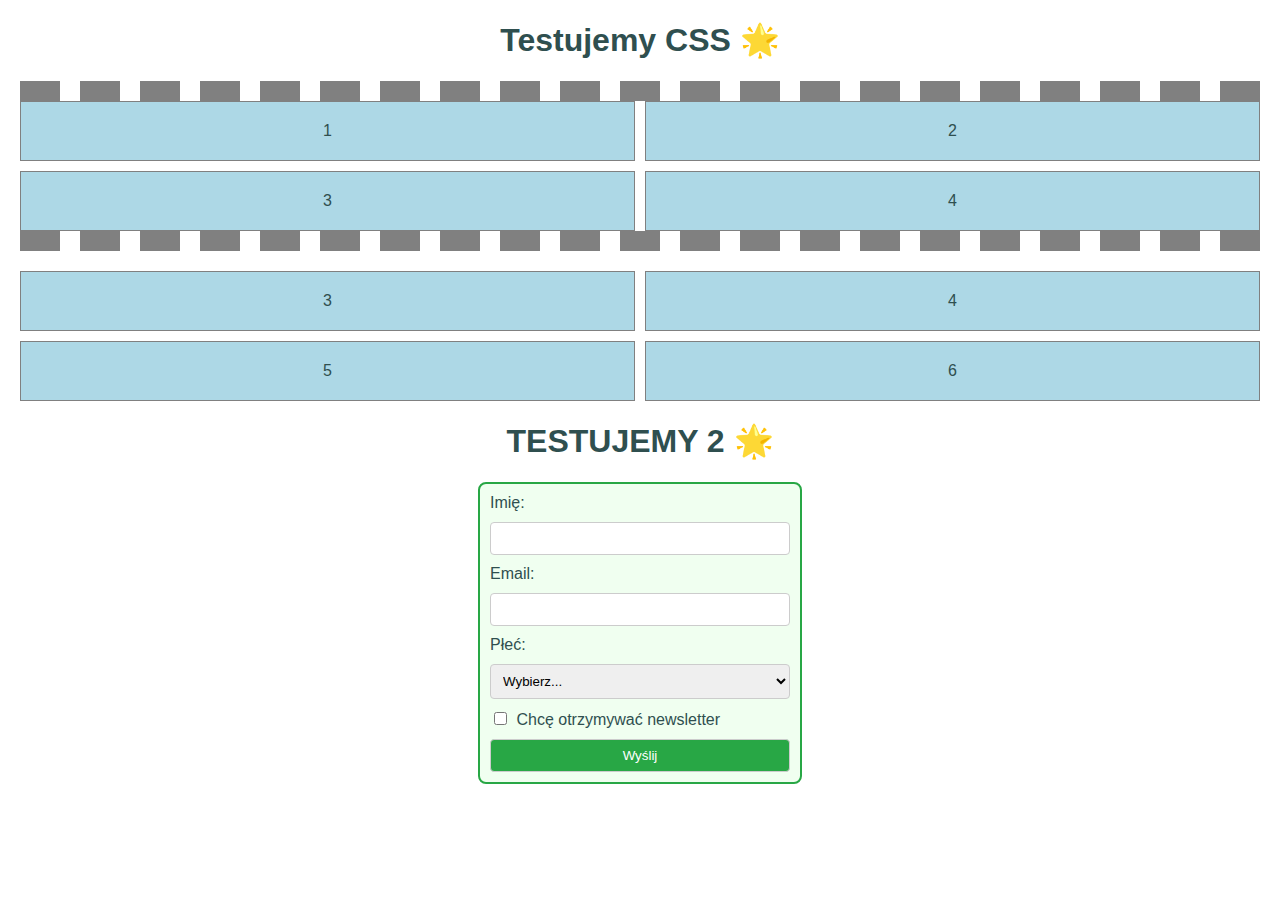
<file: Second_Excercise/miniprojekt.html>
<!DOCTYPE html>
<html lang="pl">
<head>
    <meta charset="UTF-8">
    <meta name="viewport" content="width=device-width, initial-scale=1.0">
    <title>Lab CSS</title>
    <style>
        h1 {
            text-align: center;
            font-size: 2em;
        }
        h1::after {
            content: " 🌟";
        }

        .grid-container {
            display: grid;
            grid-template-columns: repeat(2, 1fr);
            gap: 10px;
            margin-bottom: 20px;
        }

        .grid-container .item {
            background-color: lightblue;
            padding: 20px;
            text-align: center;
            border: 1px solid gray;
        }



        #main-form {
            display: flex;
            flex-direction: column;
            gap: 10px;
            max-width: 300px;
            padding: 10px;
            border: 2px solid #28a745;
            border-radius: 8px;
            background-color: #f0fff0;
            margin: 0 auto 20px auto; /* to wycentruje formularz */
        }

        #main-form input,
        #main-form select,
        #main-form button {
            padding: 8px;
            border: 1px solid #ccc;
            border-radius: 4px;
        }

        #main-form input:focus,
        #main-form select:focus {
            outline-color: #28a745;
        }

        #main-form button {
            background-color: #28a745;
            color: white;
            cursor: pointer;
            transition: transform 0.2s ease;
        }

        #main-form button:hover {
            transform: scale(1.5);
        }

        body {
            font-family: Arial, sans-serif;
            color: darkslategray;
            margin: 20px;

            animation: animated-background 1s infinite alternate;
        }

        @keyframes animated-background{
            0% {
                background-color: #dacece;
            }
            50% {
                background-color: #1b5cc3;
            }
            100% {
                background-color: #f20b14;
            }
        }

        #main-form label input[type="checkbox"] {
            margin-right: 5px;
        }
        h1 + .grid-container {
            border-top: 20px dashed gray;
            border-bottom: 20px dashed gray;
        }


    </style>
</head>
<body>

<h1>Testujemy CSS</h1>
<section class="grid-container">
    <div class="item">1</div>
    <div class="item">2</div>
    <div class="item">3</div>
    <div class="item">4</div>
</section>

<section class="grid-container">
    <div class="item">3</div>
    <div class="item">4</div>
    <div class="item">5</div>
    <div class="item">6</div>
</section>
<h1>TESTUJEMY 2 </h1>


<form id="main-form">
    <label for="name">Imię:</label>
    <input type="text" id="name" name="name" required>

    <label for="email">Email:</label>
    <input type="email" id="email" name="email" required>

    <label for="gender">Płeć:</label>
    <select id="gender" name="gender" required>
        <option value="">Wybierz...</option>
        <option value="male">Mężczyzna</option>
        <option value="female">Kobieta</option>
    </select>

    <label>
        <input type="checkbox" name="subscribe">
        Chcę otrzymywać newsletter
    </label>

    <button type="submit">Wyślij</button>
</form>



</body>
</html>
</file>
<file: Second_Excercise/css/components.css>
/* Przyciski */
.button {
    background-color: #333;
    color: white;
    padding: 15px 30px;
    border: 2px solid #555;
    font-size: 16px;
    cursor: pointer;
    border-radius: 10px;
    transition: background-color 0.3s;
}

.button:hover {
    background-color: #555;
}

.button:active {
    transform: scale(0.98);
}

.open-login {
    text-decoration: none;
    color: #fff;
    background: #333;
    padding: 12px 25px;
    border-radius: 10px;
    transition: background 0.3s;
}

.open-login:hover {
    background: #555;
}

.open-login:active {
    transform: scale(0.98);
}

/* Grid items - bazowa klasa */
.grid-item {
    background-color: #333;
    color: white;
    text-align: center;
    width: 400px;
    height: 200px;
    padding: 40px 0;
    border-radius: 10px;
    font-size: 18px;
    transition: transform 0.3s, background-color 0.3s;
    cursor: pointer;
    position: relative;
}

.grid-item::after {
    content: attr(data-hover);
    position: absolute;
    top: 50%;
    left: 50%;
    transform: translate(-50%, -50%);
    opacity: 0;
    transition: opacity 0.3s;
    font-size: 20px;
    font-weight: bold;
    pointer-events: none;
}

.grid-item:hover {
    transform: scale(1.05);
    background-color: #555;
}

.grid-item:hover::after {
    opacity: 1;
}

.grid-label {
    position: absolute;
    bottom: 15px;
    left: 50%;
    transform: translateX(-50%);
    background: rgba(0, 0, 0, 0.55);
    padding: 6px 14px;
    border-radius: 12px;
    font-size: 1.1em;
    font-weight: bold;
    pointer-events: none;
}

.grid-item:hover .grid-label {
    background: rgba(0, 0, 0, 0.75);
    transform: translateX(-50%) scale(1.05);
    transition: transform 0.3s, background 0.3s;
}

/* Dziedziczenie - specyficzne klasy grid-item */
/* Dziedziczenie - nowe klasy grid-item */
.grid-item.forest {
    background-color: #2a4d2a;
    background-image: url('images/forest.png');
    background-size: cover;
    background-position: center;
}

.grid-item.desert {
    background-color: #d2b55b;
    background-image: url('images/desert.png');
    background-size: cover;
    background-position: center;
}

.grid-item.ocean {
    background-color: #2a4d4d;
    background-image: url('images/ocean.png');
    background-size: cover;
    background-position: center;
}

.grid-item.mountain {
    background-color: #4d4d2a;
    background-image: url('images/mountain.png');
    background-size: cover;
    background-position: center;
}

.grid-item:nth-child(odd) {
    border: 2px solid rgba(255, 255, 255, 0.1);
}

/* Modal */
.modal {
    position: fixed;
    inset: 0;
    background: rgba(0, 0, 0, 0.8);
    display: none;
    align-items: center;
    justify-content: center;
    z-index: 1000;
}

.modal:target {
    display: flex;
}

.modal-content {
    background: #222;
    padding: 30px;
    border-radius: 15px;
    width: 90%;
    max-width: 400px;
    box-shadow: 0 0 20px rgba(255,255,255,0.3);
    color: #b4b5c2;
    position: relative;
}

.modal-content > form {
    display: flex;
    flex-direction: column;
}

.modal-content h2 {
    text-align: center;
    margin-bottom: 20px;
}

.modal-content label {
    display: block;
    margin-top: 10px;
}

.modal-content input[type="text"],
.modal-content input[type="password"],
.modal-content input[type="email"] {
    width: 100%;
    padding: 10px;
    border-radius: 8px;
    border: 1px solid #555;
    background-color: #333;
    color: white;
    margin-top: 5px;
    transition: border-color 0.3s, box-shadow 0.3s;
}

.modal-content input[type="text"]:focus,
.modal-content input[type="password"]:focus,
.modal-content input[type="email"]:focus {
    border-color: #777;
    outline: none;
    box-shadow: 0 0 5px rgba(255,255,255,0.2);
}

.modal-content input:invalid:not(:placeholder-shown) {
    border-color: #8b0000;
}

.modal-content input:valid:not(:placeholder-shown) {
    border-color: #2a4d2a;
}

.modal-content input[type="checkbox"] {
    width: auto;
    margin: 0;
}

.modal-content input[type="checkbox"]:checked + label {
    color: #4d4;
}

.modal-content button {
    margin-top: 20px;
    width: 100%;
    padding: 12px;
    border: none;
    border-radius: 10px;
    background-color: #333;
    color: white;
    font-size: 16px;
    cursor: pointer;
    transition: background-color 0.3s, transform 0.1s;
}

.modal-content button:hover {
    background-color: #555;
}

.modal-content button:active {
    transform: scale(0.98);
}

.close {
    position: absolute;
    top: 10px;
    right: 14px;
    color: white;
    font-size: 22px;
    text-decoration: none;
}

.checkbox-container {
    display: flex;
    align-items: center;
    margin-top: 10px;
    font-size: 0.9em;
    gap: 8px;
}

.checkbox-container label {
    margin: 0;
}
</file>
<file: Second_Excercise/css/animations.css>
/* Animacje */
@keyframes gradientBG {
    0% { background-position: 0% 50%; }
    50% { background-position: 100% 50%; }
    100% { background-position: 0% 50%; }
}

/* Media queries - responsywność */
@media (max-width: 768px) {
    body {
        padding: 15px 0;
    }

    h1 {
        font-size: 1.2em;      /* było 1.5em → mniejsze */
        margin: 8px 0;
    }

    .button-container {
        gap: 12px;
        padding: 10px;
        width: 50%;
        align-items: center;
    }

    .button,
    .open-login {
        padding: 10px 20px;    /* było 15px 30px */
        font-size: 13px;       /* było 15px */
        width: 50%;
        text-align: center;
    }

    .grid-section {
        grid-template-columns: 1fr;
        gap: 10px;
        width: 95%;
        margin-top: 25px;
    }

    .grid-item {
        padding: 25px 15px;    /* było 35px 20px */
        font-size: 14px;       /* było 16px */
        width: 100%;
        max-width: 100%;
    }

    .grid-item::after {
        font-size: 14px;       /* było 20px */
    }

    .modal-content {
        width: 75%;            /* było 95% */
        max-width: 250px;      /* było 400px */
        padding: 8px;          /* było 25px 20px */
        border-radius: 8px;    /* było 15px */
    }

    .modal-content h2 {
        font-size: 0.7em;      /* było 1.3em */
        margin-bottom: 6px;
    }

    .modal-content label {
        font-size: 0.7em;      /* zmniejszone napisy etykiet */
        margin-top: 5px;
    }

    .modal-content input[type="text"],
    .modal-content input[type="password"],
    .modal-content input[type="email"] {
        padding: 5px;          /* było 12px */
        font-size: 10px;       /* było 16px */
    }

    .modal-content button {
        padding: 6px;          /* było 14px */
        font-size: 10px;       /* było 15px */
        margin-top: 8px;
        border-radius: 6px;
    }

    .checkbox-container {
        font-size: 0.6em;      /* jeszcze mniejsze */
        gap: 4px;
    }

    .close {
        top: 4px;
        right: 6px;
        font-size: 14px;       /* było 22px */
    }

}
</file>
<file: Second_Excercise/css/base.css>
/* Reset i box-sizing */
* {
    box-sizing: border-box;
}

/* Podstawowy layout body */
body {
    font-family: 'Segoe UI', Tahoma, Geneva, Verdana, sans-serif;
    background: linear-gradient(270deg, #18191a, #1b1b1b, #382c2c, #393030, #37393c);
    background-size: 300% 300%;
    animation: gradientBG 4s ease infinite;
    margin: 0;
    padding: 0;
    color: #dacece;
    min-height: 100vh;
    display: flex;
    flex-direction: column;
    align-items: center;
    justify-content: flex-start;
    padding: 20px 0;
}

/* Nagłówek */
h1 {
    text-align: center;
    font-size: 2em;
}

h1::after {
    content: " 🌟";
}

/* Button container - flexbox */
.button-container {
    display: flex;
    flex-direction: column;
    gap: 20px;
}

h1 + .button-container {
    border: 2px solid rgba(255, 255, 255, 0.2);
    border-radius: 16px;
    padding: 25px;
}

h1 + .button-container:hover {
    border-color: rgba(255, 255, 255, 0.35);
    box-shadow: 0 0 18px rgba(255, 255, 255, 0.1);
}


.button-container ~ .grid-section {
    margin-top: 50px;
}

/* Grid section - CSS Grid */
.grid-section {
    display: grid;
    grid-template-columns: repeat(2, 1fr);
    gap: 20px;
    width: 90%;
    max-width: 1000px;
    justify-items: center;
    justify-content: center;
    align-items: center;
}


#registerModal .modal-content {
    max-width: 450px;     /* szerszy, żeby pola się zmieściły */
    width: 90%;
    padding: 30px 25px;   /* trochę więcej miejsca */
    overflow-y: auto;     /* jeśli zabraknie miejsca, pojawi się przewijanie */
    max-height: 90vh;     /* nie wyjdzie poza ekran */
}

#registerModal .modal-content::-webkit-scrollbar {
    width: 6px;
}

#registerModal .modal-content::-webkit-scrollbar-thumb {
    background: #555;
    border-radius: 3px;
}

#registerModal .modal-content::-webkit-scrollbar-thumb:hover {
    background: #777;
}
</file>
